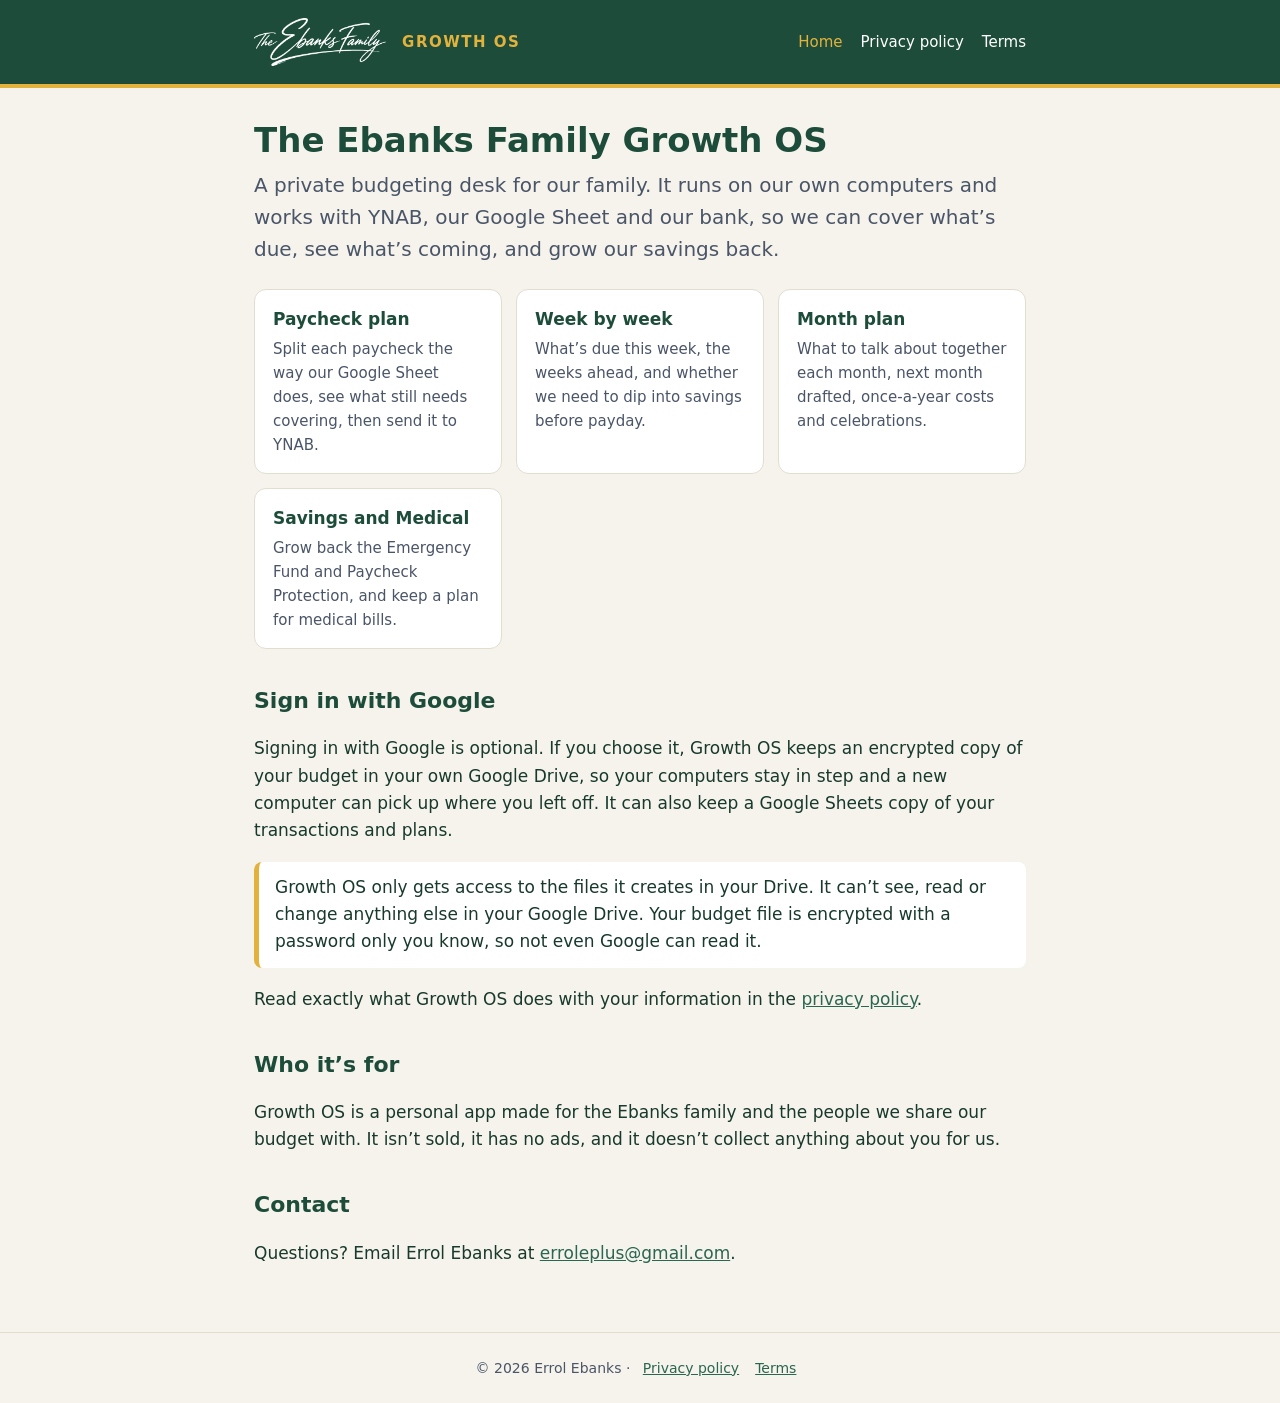
<file: index.html>
<!DOCTYPE html>
<html lang="en">
<head>
<meta charset="utf-8">
<meta name="viewport" content="width=device-width, initial-scale=1">
<title>The Ebanks Family Growth OS</title>
<meta name="description" content="A private budgeting desk for the Ebanks family. Works with YNAB and Google, and keeps your data on your own devices.">
<link rel="stylesheet" href="style.css">
<link rel="icon" href="logo.png">
</head>
<body>
<header><div class="in"><img src="logo.png" alt="The Ebanks Family"><span class="name">Growth OS</span>
  <nav aria-label="Site"><a href="./" aria-current="page">Home</a><a href="privacy.html">Privacy policy</a><a href="terms.html">Terms</a></nav></div></header>
<main>
  <h1>The Ebanks Family Growth OS</h1>
  <p class="lede">A private budgeting desk for our family. It runs on our own computers and works with YNAB, our Google Sheet and our bank, so we can cover what’s due, see what’s coming, and grow our savings back.</p>

  <div class="cards">
    <div class="card"><b>Paycheck plan</b><p>Split each paycheck the way our Google Sheet does, see what still needs covering, then send it to YNAB.</p></div>
    <div class="card"><b>Week by week</b><p>What’s due this week, the weeks ahead, and whether we need to dip into savings before payday.</p></div>
    <div class="card"><b>Month plan</b><p>What to talk about together each month, next month drafted, once-a-year costs and celebrations.</p></div>
    <div class="card"><b>Savings and Medical</b><p>Grow back the Emergency Fund and Paycheck Protection, and keep a plan for medical bills.</p></div>
  </div>

  <h2>Sign in with Google</h2>
  <p>Signing in with Google is optional. If you choose it, Growth OS keeps an encrypted copy of your budget in your own Google Drive, so your computers stay in step and a new computer can pick up where you left off. It can also keep a Google Sheets copy of your transactions and plans.</p>
  <div class="note">Growth OS only gets access to the files it creates in your Drive. It can’t see, read or change anything else in your Google Drive. Your budget file is encrypted with a password only you know, so not even Google can read it.</div>
  <p>Read exactly what Growth OS does with your information in the <a href="privacy.html">privacy policy</a>.</p>

  <h2>Who it’s for</h2>
  <p>Growth OS is a personal app made for the Ebanks family and the people we share our budget with. It isn’t sold, it has no ads, and it doesn’t collect anything about you for us.</p>

  <h2>Contact</h2>
  <p>Questions? Email Errol Ebanks at <a href="mailto:erroleplus@gmail.com">erroleplus@gmail.com</a>.</p>
</main>
<footer>© 2026 Errol Ebanks · <a href="privacy.html">Privacy policy</a><a href="terms.html">Terms</a></footer>
</body>
</html>
</file>
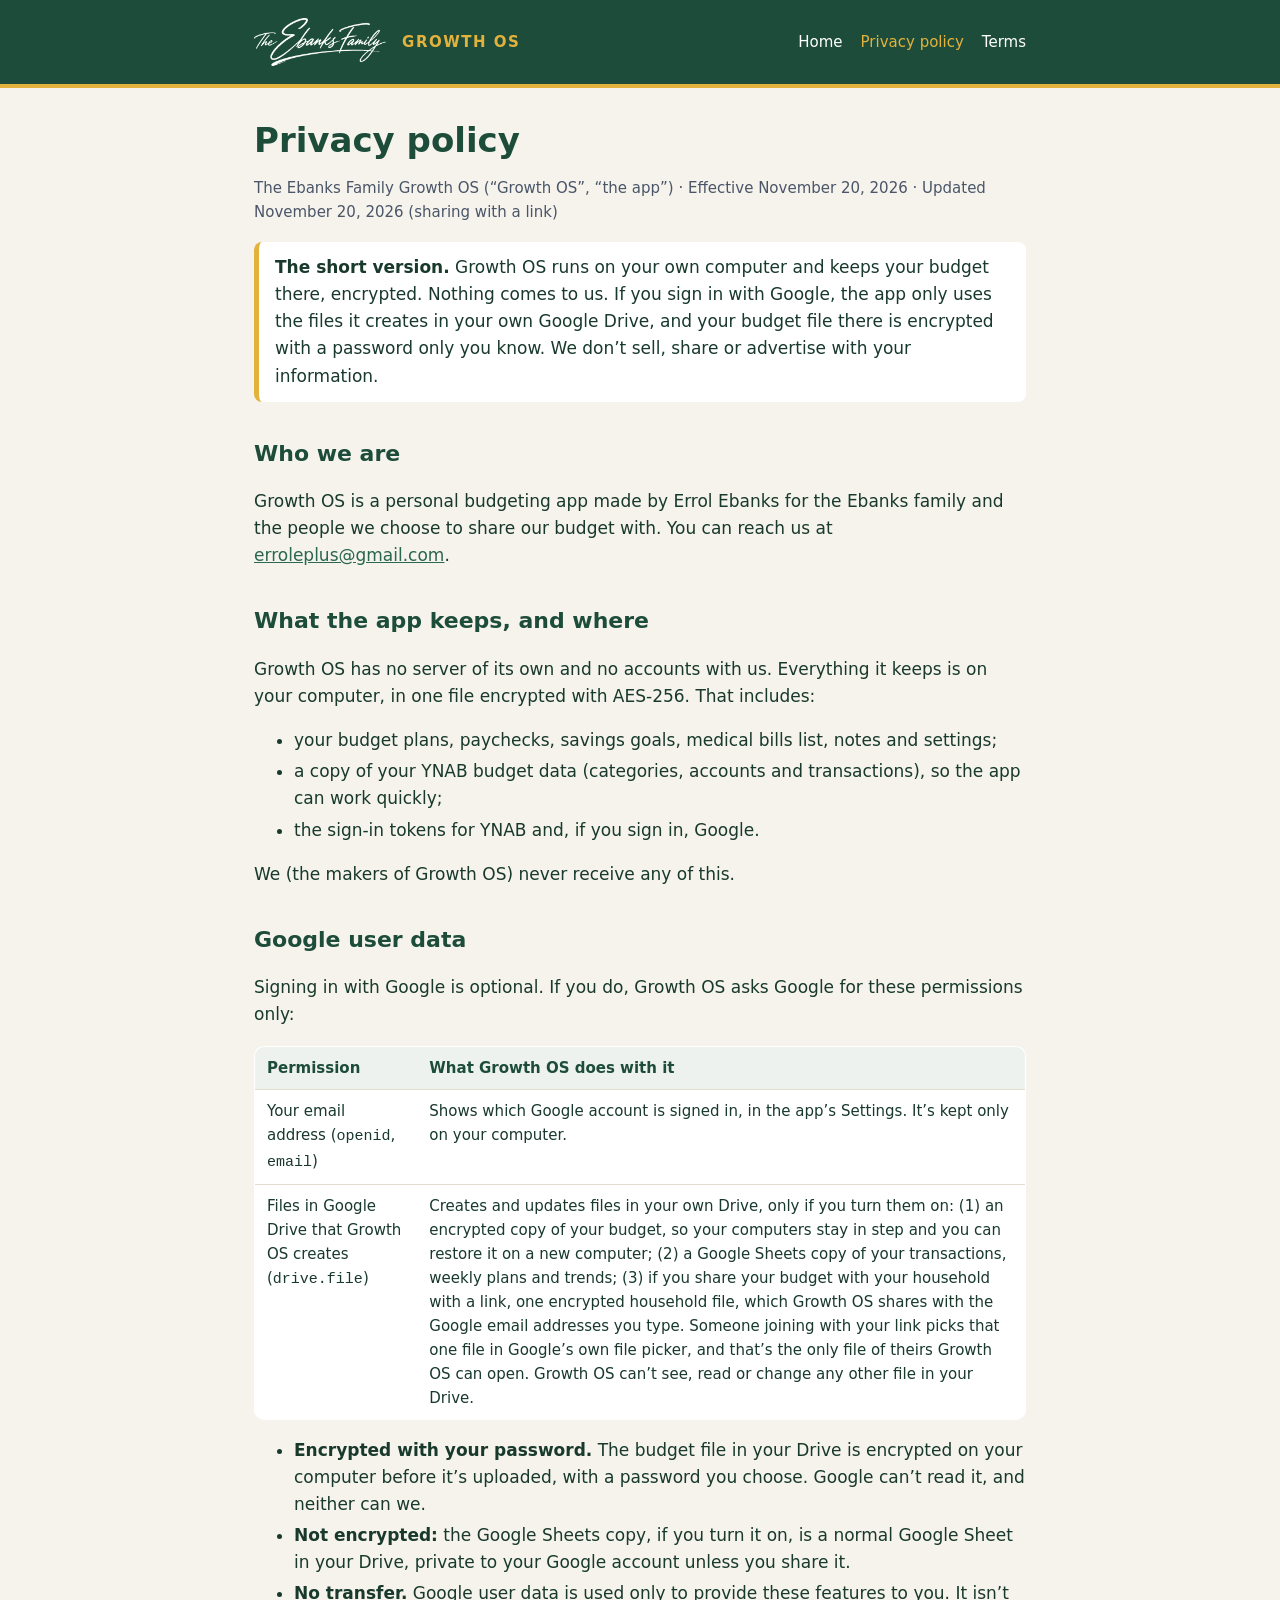
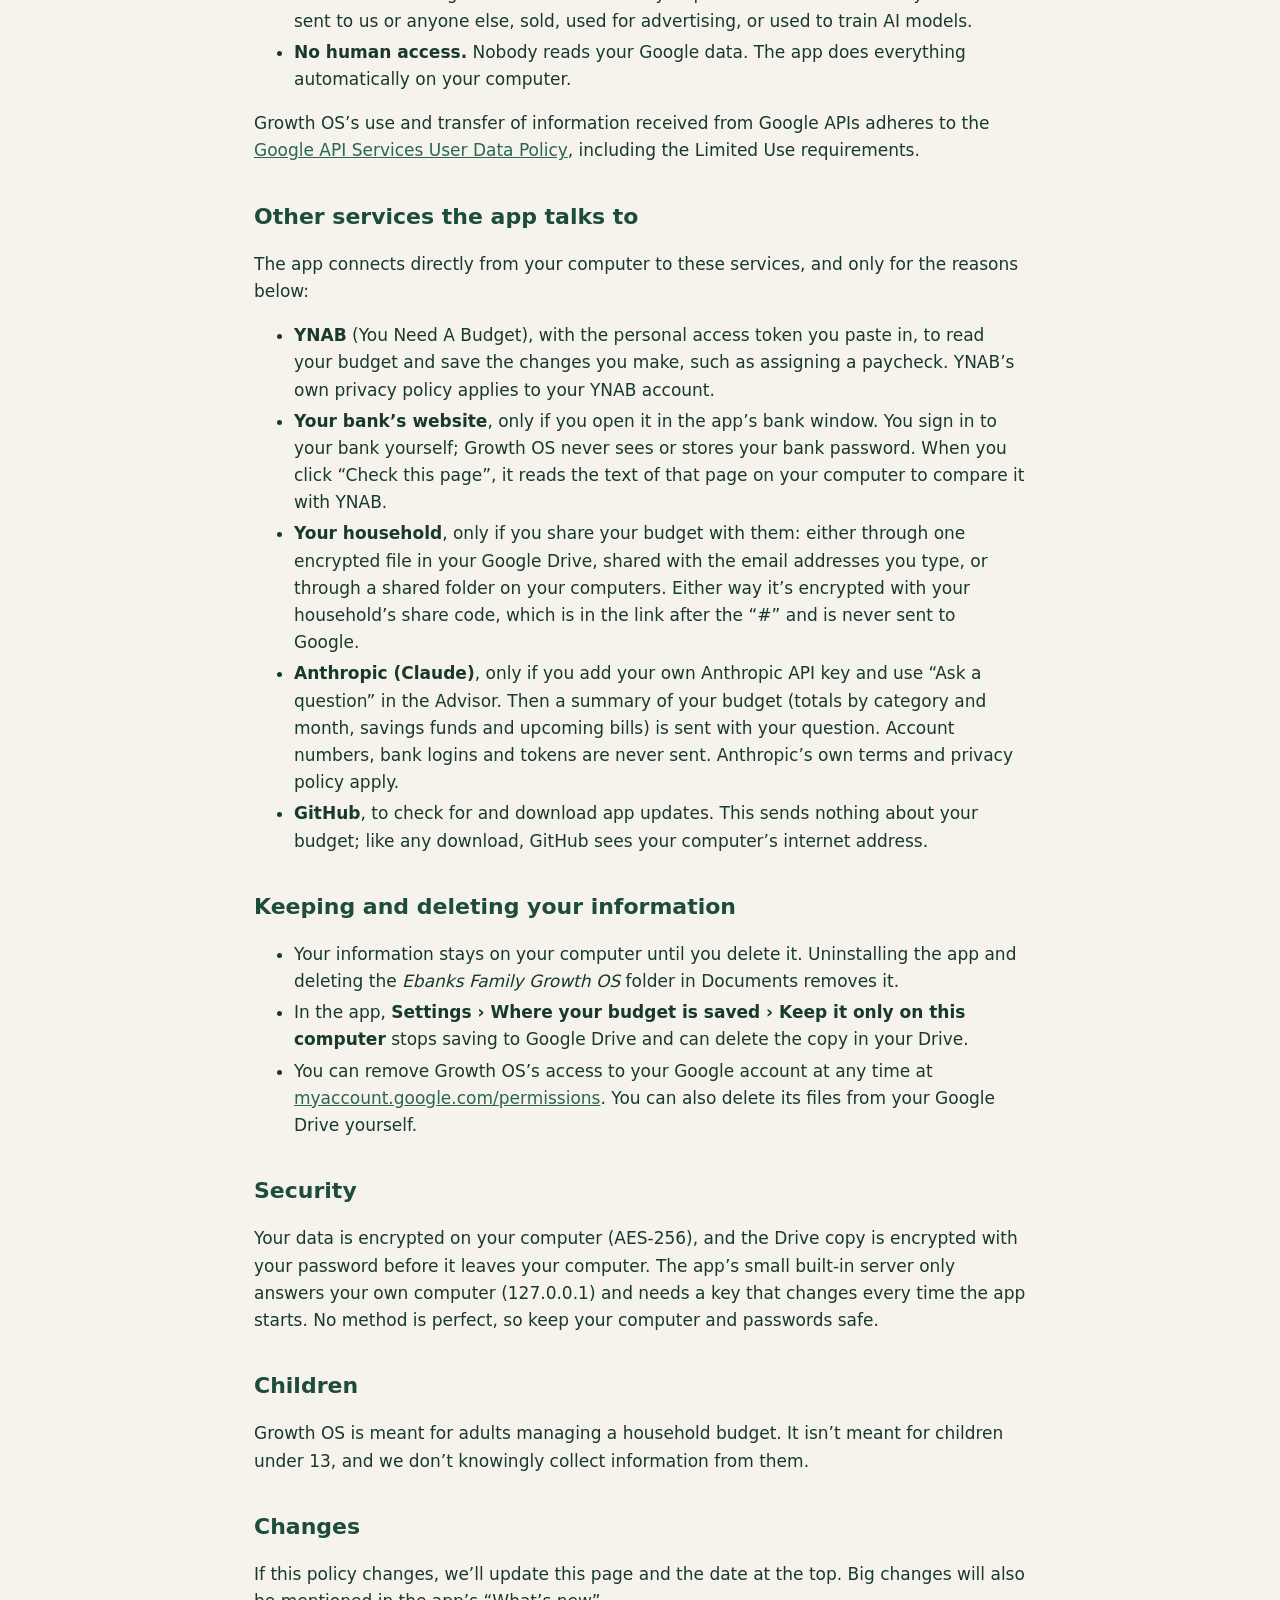
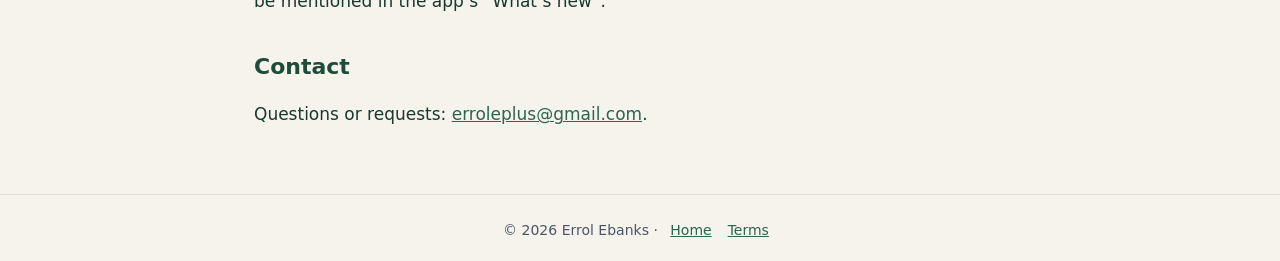
<file: privacy.html>
<!DOCTYPE html>
<html lang="en">
<head>
<meta charset="utf-8">
<meta name="viewport" content="width=device-width, initial-scale=1">
<title>Privacy policy · The Ebanks Family Growth OS</title>
<link rel="stylesheet" href="style.css">
<link rel="icon" href="logo.png">
</head>
<body>
<header><div class="in"><img src="logo.png" alt="The Ebanks Family"><span class="name">Growth OS</span>
  <nav aria-label="Site"><a href="./">Home</a><a href="privacy.html" aria-current="page">Privacy policy</a><a href="terms.html">Terms</a></nav></div></header>
<main>
  <h1>Privacy policy</h1>
  <p class="meta">The Ebanks Family Growth OS (“Growth OS”, “the app”) · Effective November 20, 2026 · Updated November 20, 2026 (sharing with a link)</p>

  <div class="note"><b>The short version.</b> Growth OS runs on your own computer and keeps your budget there, encrypted. Nothing comes to us. If you sign in with Google, the app only uses the files it creates in your own Google Drive, and your budget file there is encrypted with a password only you know. We don’t sell, share or advertise with your information.</div>

  <h2>Who we are</h2>
  <p>Growth OS is a personal budgeting app made by Errol Ebanks for the Ebanks family and the people we choose to share our budget with. You can reach us at <a href="mailto:erroleplus@gmail.com">erroleplus@gmail.com</a>.</p>

  <h2>What the app keeps, and where</h2>
  <p>Growth OS has no server of its own and no accounts with us. Everything it keeps is on your computer, in one file encrypted with AES-256. That includes:</p>
  <ul>
    <li>your budget plans, paychecks, savings goals, medical bills list, notes and settings;</li>
    <li>a copy of your YNAB budget data (categories, accounts and transactions), so the app can work quickly;</li>
    <li>the sign-in tokens for YNAB and, if you sign in, Google.</li>
  </ul>
  <p>We (the makers of Growth OS) never receive any of this.</p>

  <h2>Google user data</h2>
  <p>Signing in with Google is optional. If you do, Growth OS asks Google for these permissions only:</p>
  <table>
    <tr><th>Permission</th><th>What Growth OS does with it</th></tr>
    <tr><td>Your email address (<code>openid</code>, <code>email</code>)</td><td>Shows which Google account is signed in, in the app’s Settings. It’s kept only on your computer.</td></tr>
    <tr><td>Files in Google Drive that Growth OS creates (<code>drive.file</code>)</td><td>Creates and updates files in your own Drive, only if you turn them on: (1) an encrypted copy of your budget, so your computers stay in step and you can restore it on a new computer; (2) a Google Sheets copy of your transactions, weekly plans and trends; (3) if you share your budget with your household with a link, one encrypted household file, which Growth OS shares with the Google email addresses you type. Someone joining with your link picks that one file in Google’s own file picker, and that’s the only file of theirs Growth OS can open. Growth OS can’t see, read or change any other file in your Drive.</td></tr>
  </table>
  <ul>
    <li><b>Encrypted with your password.</b> The budget file in your Drive is encrypted on your computer before it’s uploaded, with a password you choose. Google can’t read it, and neither can we.</li>
    <li><b>Not encrypted:</b> the Google Sheets copy, if you turn it on, is a normal Google Sheet in your Drive, private to your Google account unless you share it.</li>
    <li><b>No transfer.</b> Google user data is used only to provide these features to you. It isn’t sent to us or anyone else, sold, used for advertising, or used to train AI models.</li>
    <li><b>No human access.</b> Nobody reads your Google data. The app does everything automatically on your computer.</li>
  </ul>
  <p>Growth OS’s use and transfer of information received from Google APIs adheres to the <a href="https://developers.google.com/terms/api-services-user-data-policy">Google API Services User Data Policy</a>, including the Limited Use requirements.</p>

  <h2>Other services the app talks to</h2>
  <p>The app connects directly from your computer to these services, and only for the reasons below:</p>
  <ul>
    <li><b>YNAB</b> (You Need A Budget), with the personal access token you paste in, to read your budget and save the changes you make, such as assigning a paycheck. YNAB’s own privacy policy applies to your YNAB account.</li>
    <li><b>Your bank’s website</b>, only if you open it in the app’s bank window. You sign in to your bank yourself; Growth OS never sees or stores your bank password. When you click “Check this page”, it reads the text of that page on your computer to compare it with YNAB.</li>
    <li><b>Your household</b>, only if you share your budget with them: either through one encrypted file in your Google Drive, shared with the email addresses you type, or through a shared folder on your computers. Either way it’s encrypted with your household’s share code, which is in the link after the “#” and is never sent to Google.</li>
    <li><b>Anthropic (Claude)</b>, only if you add your own Anthropic API key and use “Ask a question” in the Advisor. Then a summary of your budget (totals by category and month, savings funds and upcoming bills) is sent with your question. Account numbers, bank logins and tokens are never sent. Anthropic’s own terms and privacy policy apply.</li>
    <li><b>GitHub</b>, to check for and download app updates. This sends nothing about your budget; like any download, GitHub sees your computer’s internet address.</li>
  </ul>

  <h2>Keeping and deleting your information</h2>
  <ul>
    <li>Your information stays on your computer until you delete it. Uninstalling the app and deleting the <i>Ebanks Family Growth OS</i> folder in Documents removes it.</li>
    <li>In the app, <b>Settings › Where your budget is saved › Keep it only on this computer</b> stops saving to Google Drive and can delete the copy in your Drive.</li>
    <li>You can remove Growth OS’s access to your Google account at any time at <a href="https://myaccount.google.com/permissions">myaccount.google.com/permissions</a>. You can also delete its files from your Google Drive yourself.</li>
  </ul>

  <h2>Security</h2>
  <p>Your data is encrypted on your computer (AES-256), and the Drive copy is encrypted with your password before it leaves your computer. The app’s small built-in server only answers your own computer (127.0.0.1) and needs a key that changes every time the app starts. No method is perfect, so keep your computer and passwords safe.</p>

  <h2>Children</h2>
  <p>Growth OS is meant for adults managing a household budget. It isn’t meant for children under 13, and we don’t knowingly collect information from them.</p>

  <h2>Changes</h2>
  <p>If this policy changes, we’ll update this page and the date at the top. Big changes will also be mentioned in the app’s “What’s new”.</p>

  <h2>Contact</h2>
  <p>Questions or requests: <a href="mailto:erroleplus@gmail.com">erroleplus@gmail.com</a>.</p>
</main>
<footer>© 2026 Errol Ebanks · <a href="./">Home</a><a href="terms.html">Terms</a></footer>
</body>
</html>
</file>
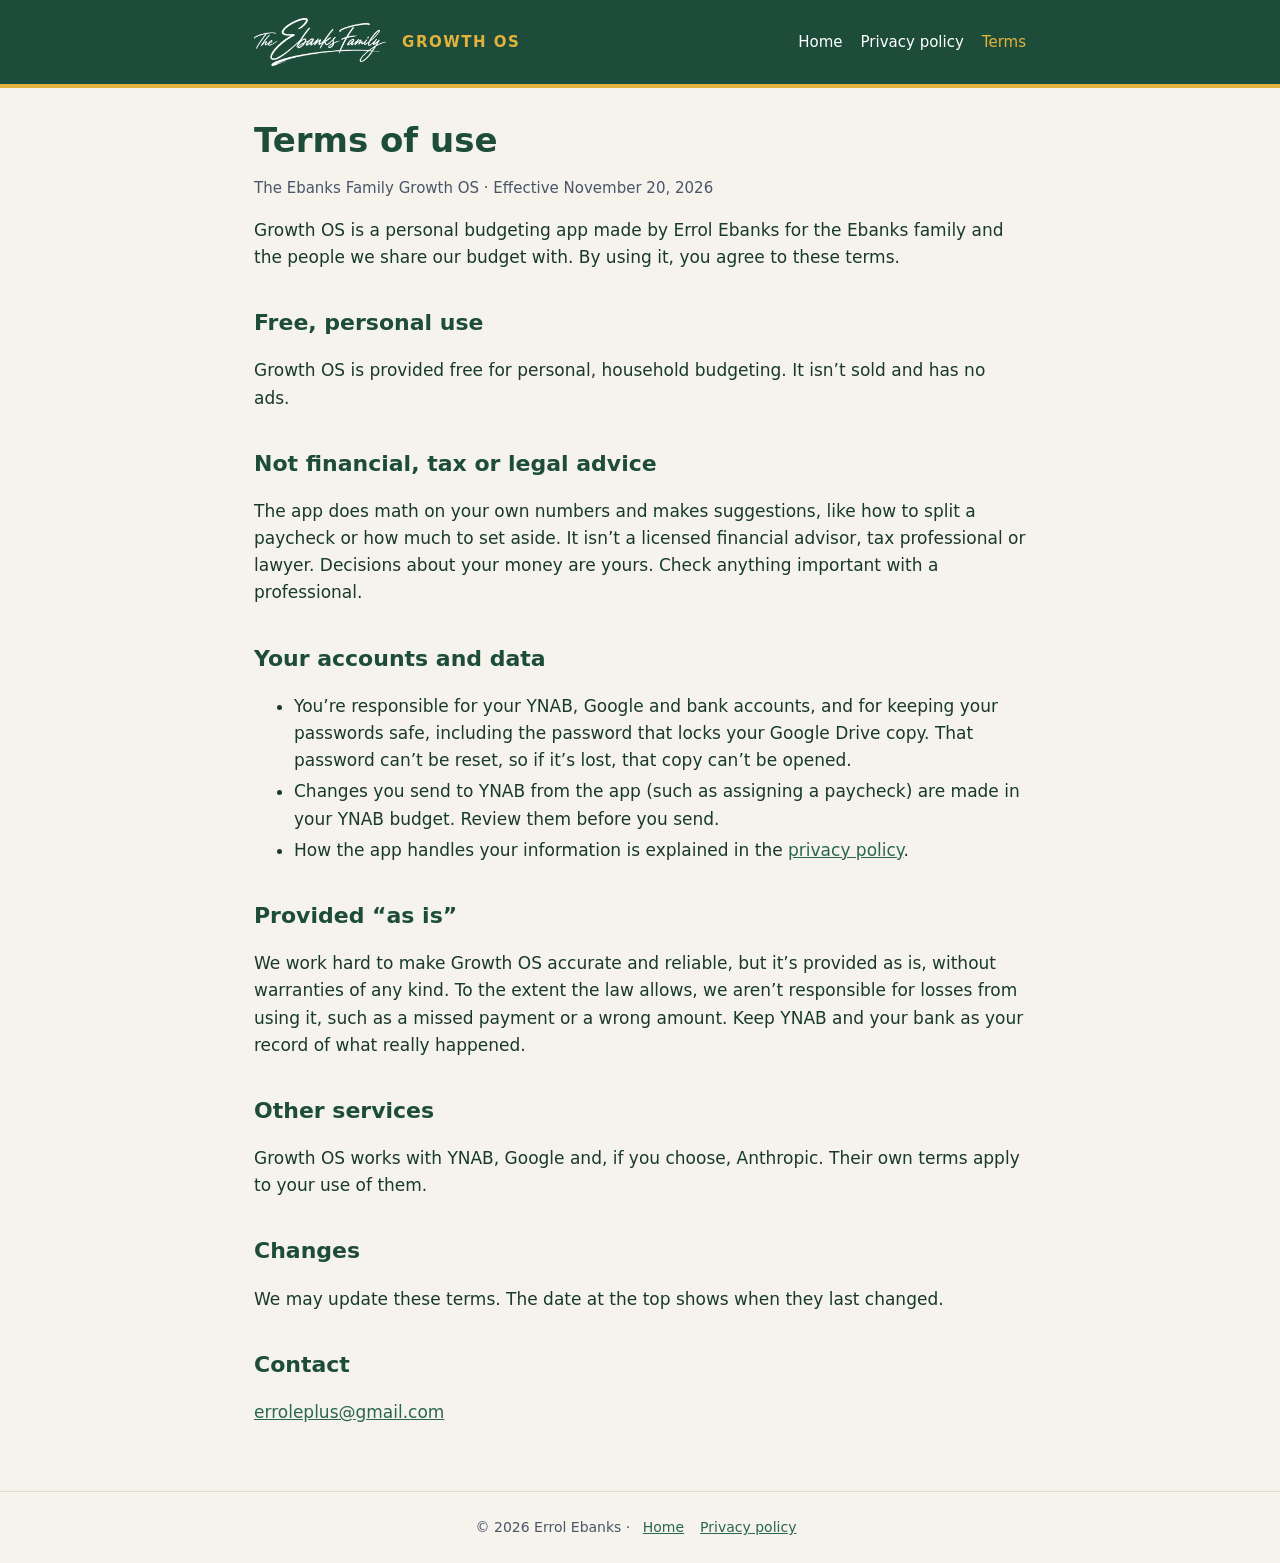
<file: terms.html>
<!DOCTYPE html>
<html lang="en">
<head>
<meta charset="utf-8">
<meta name="viewport" content="width=device-width, initial-scale=1">
<title>Terms · The Ebanks Family Growth OS</title>
<link rel="stylesheet" href="style.css">
<link rel="icon" href="logo.png">
</head>
<body>
<header><div class="in"><img src="logo.png" alt="The Ebanks Family"><span class="name">Growth OS</span>
  <nav aria-label="Site"><a href="./">Home</a><a href="privacy.html">Privacy policy</a><a href="terms.html" aria-current="page">Terms</a></nav></div></header>
<main>
  <h1>Terms of use</h1>
  <p class="meta">The Ebanks Family Growth OS · Effective November 20, 2026</p>
  <p>Growth OS is a personal budgeting app made by Errol Ebanks for the Ebanks family and the people we share our budget with. By using it, you agree to these terms.</p>

  <h2>Free, personal use</h2>
  <p>Growth OS is provided free for personal, household budgeting. It isn’t sold and has no ads.</p>

  <h2>Not financial, tax or legal advice</h2>
  <p>The app does math on your own numbers and makes suggestions, like how to split a paycheck or how much to set aside. It isn’t a licensed financial advisor, tax professional or lawyer. Decisions about your money are yours. Check anything important with a professional.</p>

  <h2>Your accounts and data</h2>
  <ul>
    <li>You’re responsible for your YNAB, Google and bank accounts, and for keeping your passwords safe, including the password that locks your Google Drive copy. That password can’t be reset, so if it’s lost, that copy can’t be opened.</li>
    <li>Changes you send to YNAB from the app (such as assigning a paycheck) are made in your YNAB budget. Review them before you send.</li>
    <li>How the app handles your information is explained in the <a href="privacy.html">privacy policy</a>.</li>
  </ul>

  <h2>Provided “as is”</h2>
  <p>We work hard to make Growth OS accurate and reliable, but it’s provided as is, without warranties of any kind. To the extent the law allows, we aren’t responsible for losses from using it, such as a missed payment or a wrong amount. Keep YNAB and your bank as your record of what really happened.</p>

  <h2>Other services</h2>
  <p>Growth OS works with YNAB, Google and, if you choose, Anthropic. Their own terms apply to your use of them.</p>

  <h2>Changes</h2>
  <p>We may update these terms. The date at the top shows when they last changed.</p>

  <h2>Contact</h2>
  <p><a href="mailto:erroleplus@gmail.com">erroleplus@gmail.com</a></p>
</main>
<footer>© 2026 Errol Ebanks · <a href="./">Home</a><a href="privacy.html">Privacy policy</a></footer>
</body>
</html>
</file>
<file: style.css>
:root { --green: #1d4d3a; --green-2: #2a6650; --gold: #e3b23c; --paper: #f5f3ec; --ink: #18392c; --ink-2: #4a5568; --line: #e3ddd0; }
* { box-sizing: border-box; }
body { margin: 0; font: 17px/1.6 system-ui, -apple-system, "Segoe UI", Roboto, sans-serif; color: var(--ink); background: var(--paper); }
header { background: var(--green); border-bottom: 4px solid var(--gold); color: #fff; }
header .in { max-width: 820px; margin: 0 auto; padding: 18px 24px; display: flex; align-items: center; gap: 16px; flex-wrap: wrap; }
header img { height: 48px; filter: invert(1); }
header .name { font-weight: 700; letter-spacing: 1.5px; text-transform: uppercase; color: var(--gold); font-size: 15px; }
header nav { margin-left: auto; display: flex; gap: 18px; }
header nav a { color: #fff; text-decoration: none; font-size: 15px; }
header nav a:hover, header nav a[aria-current] { color: var(--gold); }
main { max-width: 820px; margin: 0 auto; padding: 32px 24px 48px; }
h1 { font-size: 34px; line-height: 1.2; margin: 0 0 8px; color: var(--green); }
h2 { font-size: 22px; margin: 34px 0 8px; color: var(--green); }
h3 { font-size: 18px; margin: 22px 0 4px; }
.lede { font-size: 20px; color: var(--ink-2); margin: 0 0 24px; }
.cards { display: grid; grid-template-columns: repeat(auto-fit, minmax(230px, 1fr)); gap: 14px; margin: 18px 0; }
.card { background: #fff; border: 1px solid var(--line); border-radius: 12px; padding: 16px 18px; }
.card b { display: block; color: var(--green); margin-bottom: 4px; }
.card p { margin: 0; font-size: 15px; color: var(--ink-2); }
.note { background: #fff; border-left: 5px solid var(--gold); border-radius: 8px; padding: 12px 16px; margin: 18px 0; }
.meta { color: var(--ink-2); font-size: 15px; }
a { color: var(--green-2); }
li { margin: 4px 0; }
table { border-collapse: collapse; width: 100%; background: #fff; border: 1px solid var(--line); border-radius: 10px; overflow: hidden; margin: 12px 0; font-size: 15px; }
th, td { text-align: left; padding: 9px 12px; border-bottom: 1px solid var(--line); vertical-align: top; }
th { background: #eef2ee; color: var(--green); }
footer { text-align: center; color: var(--ink-2); font-size: 14px; padding: 24px; border-top: 1px solid var(--line); }
footer a { margin: 0 8px; }
@media (max-width: 600px) { h1 { font-size: 28px; } header nav { margin-left: 0; } }
</file>
